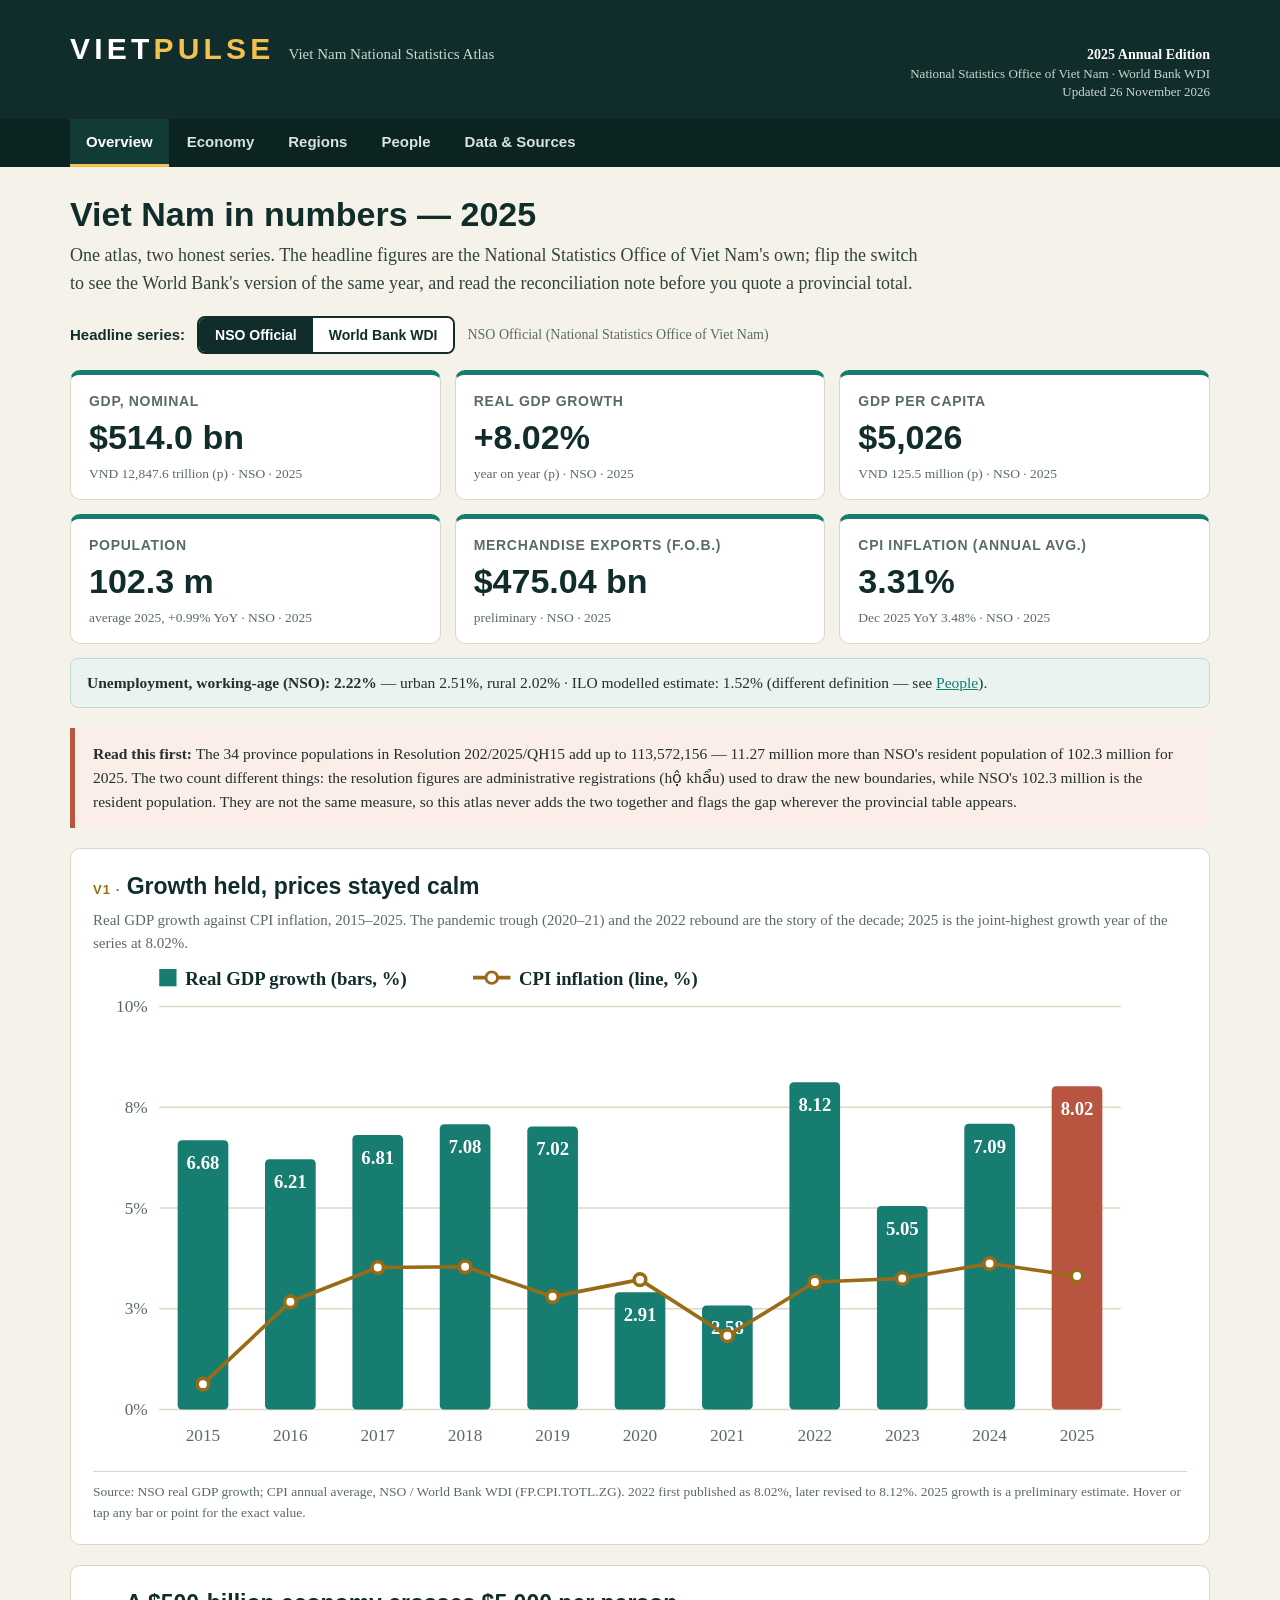
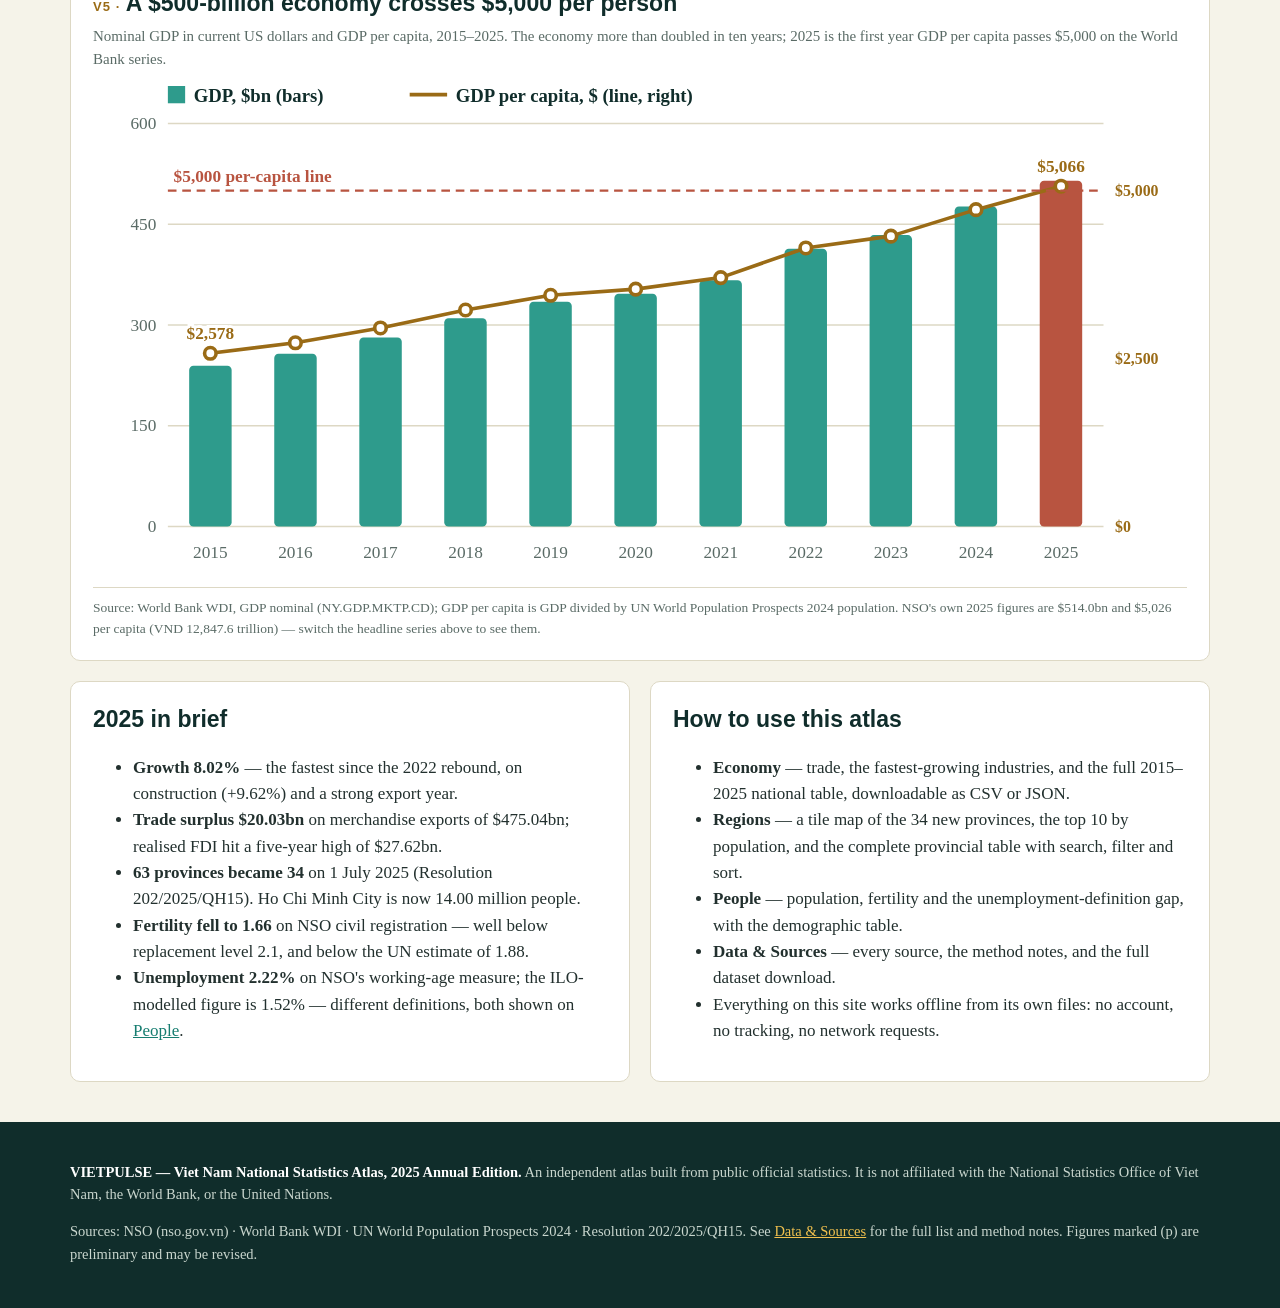
<file: app/index.html>
<!DOCTYPE html>
<html lang="en">
<head>
<meta charset="utf-8">
<meta name="viewport" content="width=device-width, initial-scale=1">
<link rel="icon" href="data:,">
<title>VIETPULSE — Viet Nam National Statistics Atlas, 2025 Annual Edition</title>
<meta name="description" content="Viet Nam's official statistics for 2025: GDP, growth, prices, trade, population and the new 34 provinces — from the National Statistics Office of Viet Nam and the World Bank.">
<link rel="stylesheet" href="./style.css">
</head>
<body data-page="index">
<header class="masthead">
  <div class="masthead-inner">
    <div class="brand">
      <span class="brand-mark">VIET<em>PULSE</em></span>
      <span class="brand-sub">Viet Nam National Statistics Atlas</span>
      <span class="edition"><strong>2025 Annual Edition</strong><br>National Statistics Office of Viet Nam · World Bank WDI<br>Updated 26 November 2026</span>
    </div>
  </div>
  <nav class="main" aria-label="Main navigation">
    <ul>
      <li><a href="./index.html" aria-current="page">Overview</a></li>
      <li><a href="./economy.html">Economy</a></li>
      <li><a href="./regions.html">Regions</a></li>
      <li><a href="./people.html">People</a></li>
      <li><a href="./sources.html">Data &amp; Sources</a></li>
    </ul>
  </nav>
</header>

<main class="wrap">
  <div class="page-head">
    <h1>Viet Nam in numbers — 2025</h1>
    <p class="lede">One atlas, two honest series. The headline figures are the National Statistics Office of Viet Nam's own; flip the switch to see the World Bank's version of the same year, and read the reconciliation note before you quote a provincial total.</p>
  </div>

  <div class="toggle-row" role="group" aria-label="Choose the headline data series">
    <span class="lbl">Headline series:</span>
    <span class="seg">
      <button type="button" data-source="nso" aria-pressed="true" class="active">NSO Official</button>
      <button type="button" data-source="wb" aria-pressed="false">World Bank WDI</button>
    </span>
    <span id="source-label">NSO Official (National Statistics Office of Viet Nam)</span>
  </div>

  <div class="kpi-grid" id="kpi-grid" aria-live="polite"></div>
  <p class="unemp-strip" id="unemp-strip"></p>

  <div class="callout" role="note"><p id="recon-note"></p></div>

  <section class="card" aria-labelledby="v1-title">
    <h2 id="v1-title"><span class="vtag">V1 ·</span> Growth held, prices stayed calm</h2>
    <p class="sub">Real GDP growth against CPI inflation, 2015–2025. The pandemic trough (2020–21) and the 2022 rebound are the story of the decade; 2025 is the joint-highest growth year of the series at 8.02%.</p>
    <div id="chart-v1"></div>
    <p class="src-line">Source: NSO real GDP growth; CPI annual average, NSO / World Bank WDI (FP.CPI.TOTL.ZG). 2022 first published as 8.02%, later revised to 8.12%. 2025 growth is a preliminary estimate. Hover or tap any bar or point for the exact value.</p>
  </section>

  <section class="card" aria-labelledby="v5-title">
    <h2 id="v5-title"><span class="vtag">V5 ·</span> A $500-billion economy crosses $5,000 per person</h2>
    <p class="sub">Nominal GDP in current US dollars and GDP per capita, 2015–2025. The economy more than doubled in ten years; 2025 is the first year GDP per capita passes $5,000 on the World Bank series.</p>
    <div id="chart-v5"></div>
    <p class="src-line">Source: World Bank WDI, GDP nominal (NY.GDP.MKTP.CD); GDP per capita is GDP divided by UN World Population Prospects 2024 population. NSO's own 2025 figures are $514.0bn and $5,026 per capita (VND 12,847.6 trillion) — switch the headline series above to see them.</p>
  </section>

  <div class="two-col">
    <section class="card" aria-labelledby="brief-title">
      <h2 id="brief-title">2025 in brief</h2>
      <ul>
        <li><strong>Growth 8.02%</strong> — the fastest since the 2022 rebound, on construction (+9.62%) and a strong export year.</li>
        <li><strong>Trade surplus $20.03bn</strong> on merchandise exports of $475.04bn; realised FDI hit a five-year high of $27.62bn.</li>
        <li><strong>63 provinces became 34</strong> on 1 July 2025 (Resolution 202/2025/QH15). Ho Chi Minh City is now 14.00 million people.</li>
        <li><strong>Fertility fell to 1.66</strong> on NSO civil registration — well below replacement level 2.1, and below the UN estimate of 1.88.</li>
        <li><strong>Unemployment 2.22%</strong> on NSO's working-age measure; the ILO-modelled figure is 1.52% — different definitions, both shown on <a href="./people.html">People</a>.</li>
      </ul>
    </section>
    <section class="card" aria-labelledby="howto-title">
      <h2 id="howto-title">How to use this atlas</h2>
      <ul>
        <li><strong>Economy</strong> — trade, the fastest-growing industries, and the full 2015–2025 national table, downloadable as CSV or JSON.</li>
        <li><strong>Regions</strong> — a tile map of the 34 new provinces, the top 10 by population, and the complete provincial table with search, filter and sort.</li>
        <li><strong>People</strong> — population, fertility and the unemployment-definition gap, with the demographic table.</li>
        <li><strong>Data &amp; Sources</strong> — every source, the method notes, and the full dataset download.</li>
        <li>Everything on this site works offline from its own files: no account, no tracking, no network requests.</li>
      </ul>
    </section>
  </div>
</main>

<footer class="site">
  <div class="wrap">
    <p><strong>VIETPULSE — Viet Nam National Statistics Atlas, 2025 Annual Edition.</strong> An independent atlas built from public official statistics. It is not affiliated with the National Statistics Office of Viet Nam, the World Bank, or the United Nations.</p>
    <p>Sources: NSO (nso.gov.vn) · World Bank WDI · UN World Population Prospects 2024 · Resolution 202/2025/QH15. See <a href="./sources.html">Data &amp; Sources</a> for the full list and method notes. Figures marked (p) are preliminary and may be revised.</p>
  </div>
</footer>

<script src="./data.js"></script>
<script src="./charts.js"></script>
<script src="./app.js"></script>
</body>
</html>
</file>
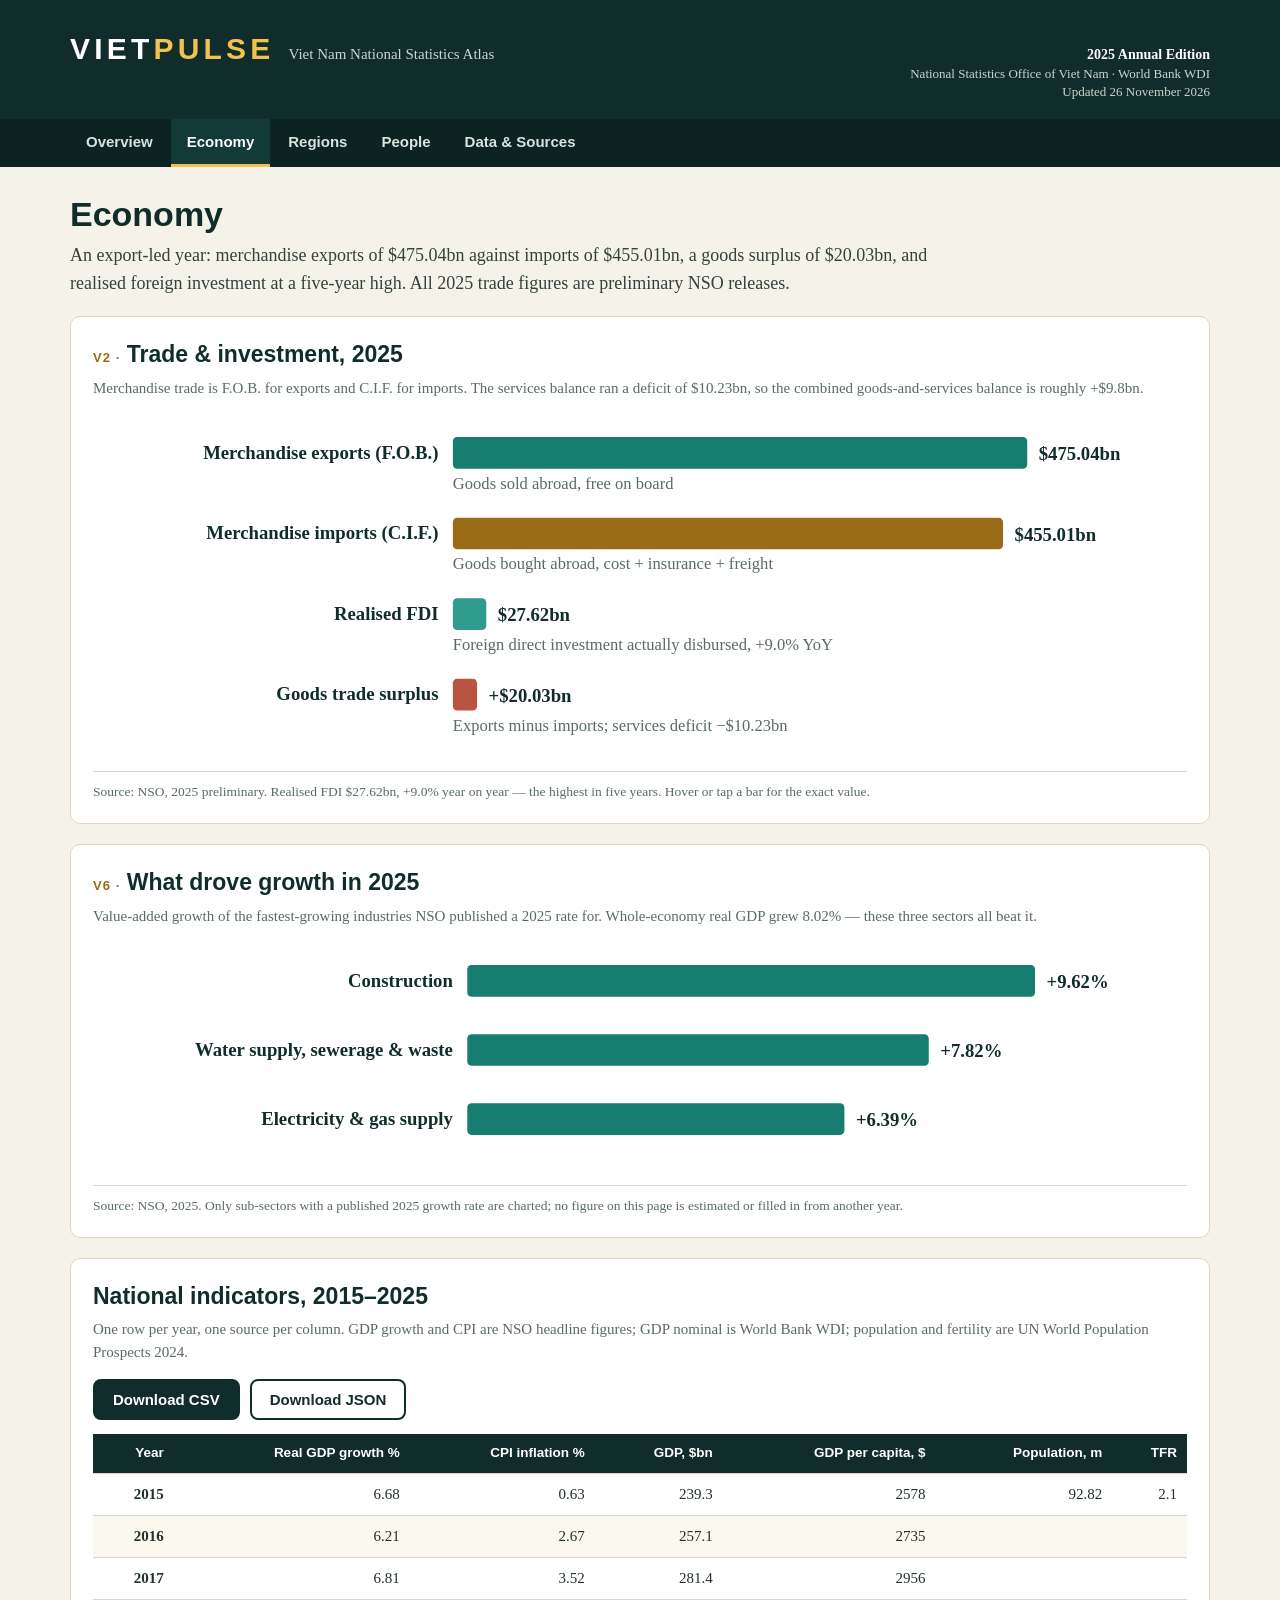
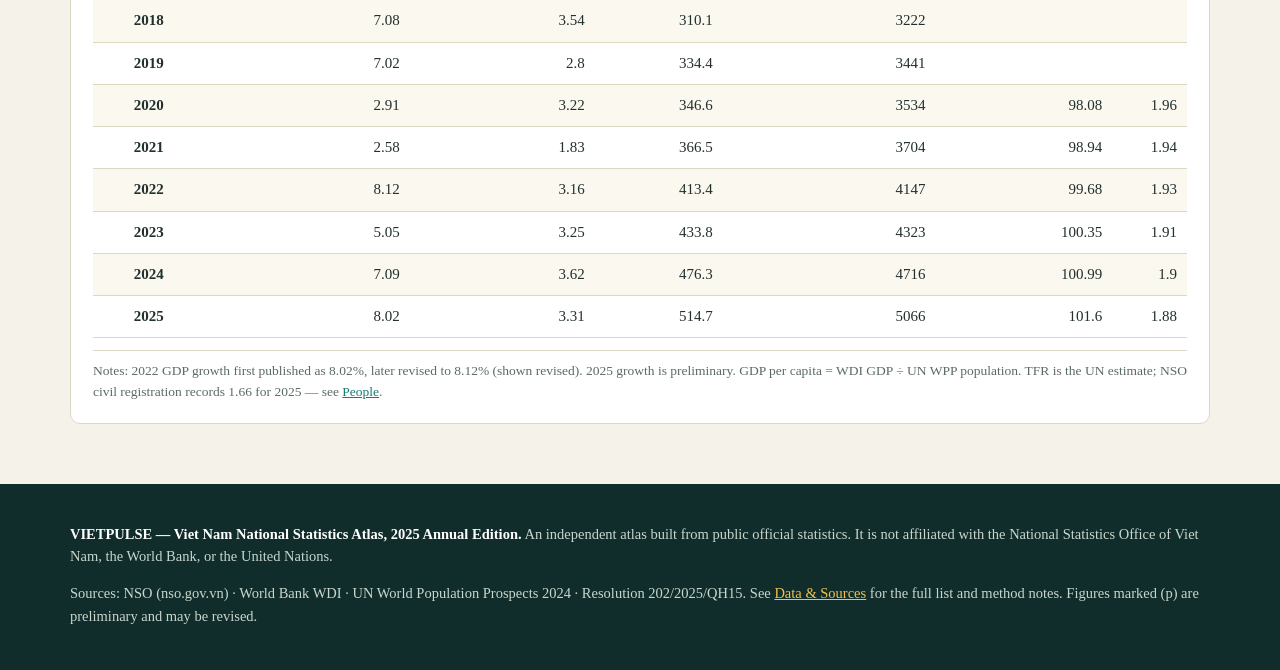
<file: app/economy.html>
<!DOCTYPE html>
<html lang="en">
<head>
<meta charset="utf-8">
<meta name="viewport" content="width=device-width, initial-scale=1">
<link rel="icon" href="data:,">
<title>Economy — VIETPULSE · Viet Nam National Statistics Atlas 2025</title>
<meta name="description" content="Viet Nam's economy in 2025: merchandise trade, realised FDI, the fastest-growing industries, and the national indicators table 2015–2025.">
<link rel="stylesheet" href="./style.css">
</head>
<body data-page="economy">
<header class="masthead">
  <div class="masthead-inner">
    <div class="brand">
      <span class="brand-mark">VIET<em>PULSE</em></span>
      <span class="brand-sub">Viet Nam National Statistics Atlas</span>
      <span class="edition"><strong>2025 Annual Edition</strong><br>National Statistics Office of Viet Nam · World Bank WDI<br>Updated 26 November 2026</span>
    </div>
  </div>
  <nav class="main" aria-label="Main navigation">
    <ul>
      <li><a href="./index.html">Overview</a></li>
      <li><a href="./economy.html" aria-current="page">Economy</a></li>
      <li><a href="./regions.html">Regions</a></li>
      <li><a href="./people.html">People</a></li>
      <li><a href="./sources.html">Data &amp; Sources</a></li>
    </ul>
  </nav>
</header>

<main class="wrap">
  <div class="page-head">
    <h1>Economy</h1>
    <p class="lede">An export-led year: merchandise exports of $475.04bn against imports of $455.01bn, a goods surplus of $20.03bn, and realised foreign investment at a five-year high. All 2025 trade figures are preliminary NSO releases.</p>
  </div>

  <section class="card" aria-labelledby="v2-title">
    <h2 id="v2-title"><span class="vtag">V2 ·</span> Trade &amp; investment, 2025</h2>
    <p class="sub">Merchandise trade is F.O.B. for exports and C.I.F. for imports. The services balance ran a deficit of $10.23bn, so the combined goods-and-services balance is roughly +$9.8bn.</p>
    <div id="chart-v2"></div>
    <p class="src-line">Source: NSO, 2025 preliminary. Realised FDI $27.62bn, +9.0% year on year — the highest in five years. Hover or tap a bar for the exact value.</p>
  </section>

  <section class="card" aria-labelledby="v6-title">
    <h2 id="v6-title"><span class="vtag">V6 ·</span> What drove growth in 2025</h2>
    <p class="sub">Value-added growth of the fastest-growing industries NSO published a 2025 rate for. Whole-economy real GDP grew 8.02% — these three sectors all beat it.</p>
    <div id="chart-v6"></div>
    <p class="src-line">Source: NSO, 2025. Only sub-sectors with a published 2025 growth rate are charted; no figure on this page is estimated or filled in from another year.</p>
  </section>

  <section class="card" aria-labelledby="nat-title">
    <h2 id="nat-title">National indicators, 2015–2025</h2>
    <p class="sub">One row per year, one source per column. GDP growth and CPI are NSO headline figures; GDP nominal is World Bank WDI; population and fertility are UN World Population Prospects 2024.</p>
    <div class="btn-row">
      <button type="button" class="btn" data-export="national-csv">Download CSV</button>
      <button type="button" class="btn ghost" data-export="national-json">Download JSON</button>
    </div>
    <div class="table-scroll" style="margin-top:14px">
      <table class="data">
        <thead><tr><th class="r">Year</th><th class="r">Real GDP growth %</th><th class="r">CPI inflation %</th><th class="r">GDP, $bn</th><th class="r">GDP per capita, $</th><th class="r">Population, m</th><th class="r">TFR</th></tr></thead>
        <tbody id="national-rows"></tbody>
      </table>
    </div>
    <p class="src-line">Notes: 2022 GDP growth first published as 8.02%, later revised to 8.12% (shown revised). 2025 growth is preliminary. GDP per capita = WDI GDP ÷ UN WPP population. TFR is the UN estimate; NSO civil registration records 1.66 for 2025 — see <a href="./people.html">People</a>.</p>
  </section>
</main>

<footer class="site">
  <div class="wrap">
    <p><strong>VIETPULSE — Viet Nam National Statistics Atlas, 2025 Annual Edition.</strong> An independent atlas built from public official statistics. It is not affiliated with the National Statistics Office of Viet Nam, the World Bank, or the United Nations.</p>
    <p>Sources: NSO (nso.gov.vn) · World Bank WDI · UN World Population Prospects 2024 · Resolution 202/2025/QH15. See <a href="./sources.html">Data &amp; Sources</a> for the full list and method notes. Figures marked (p) are preliminary and may be revised.</p>
  </div>
</footer>

<script src="./data.js"></script>
<script src="./charts.js"></script>
<script src="./app.js"></script>
</body>
</html>
</file>
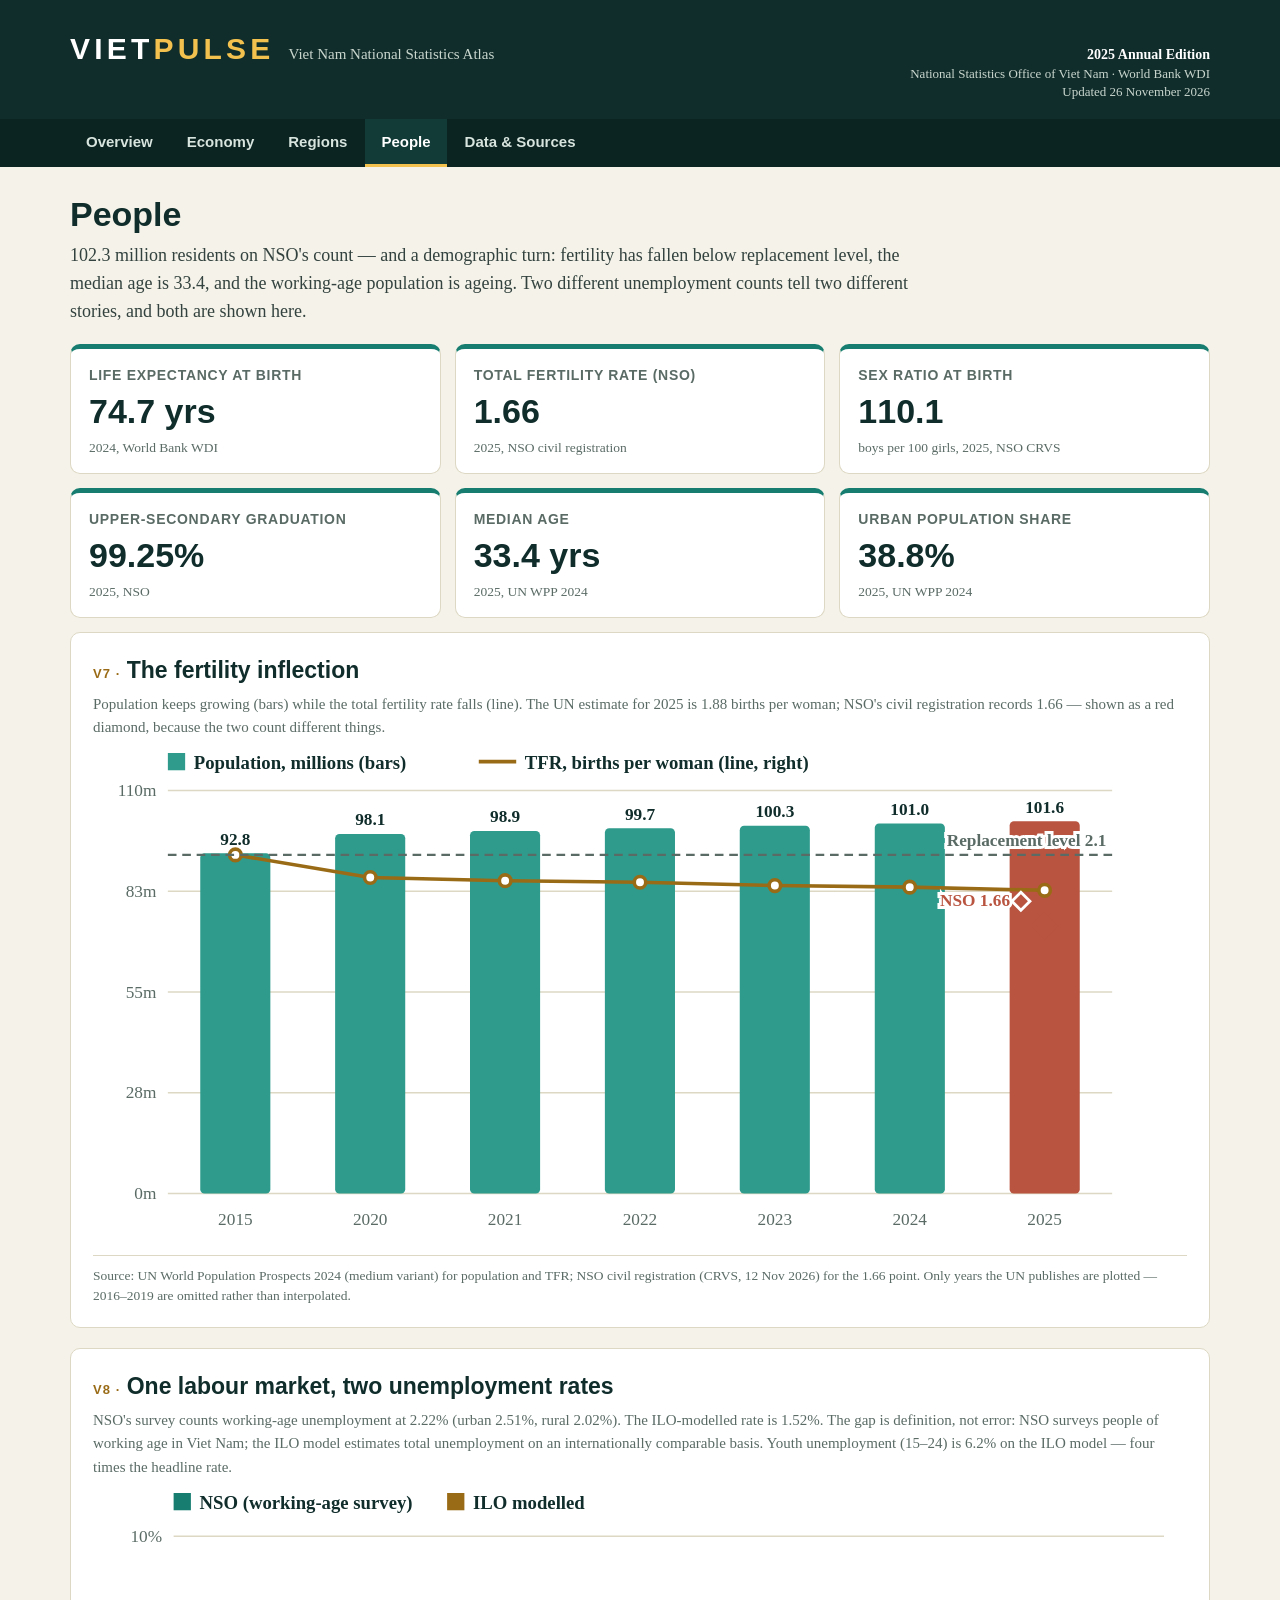
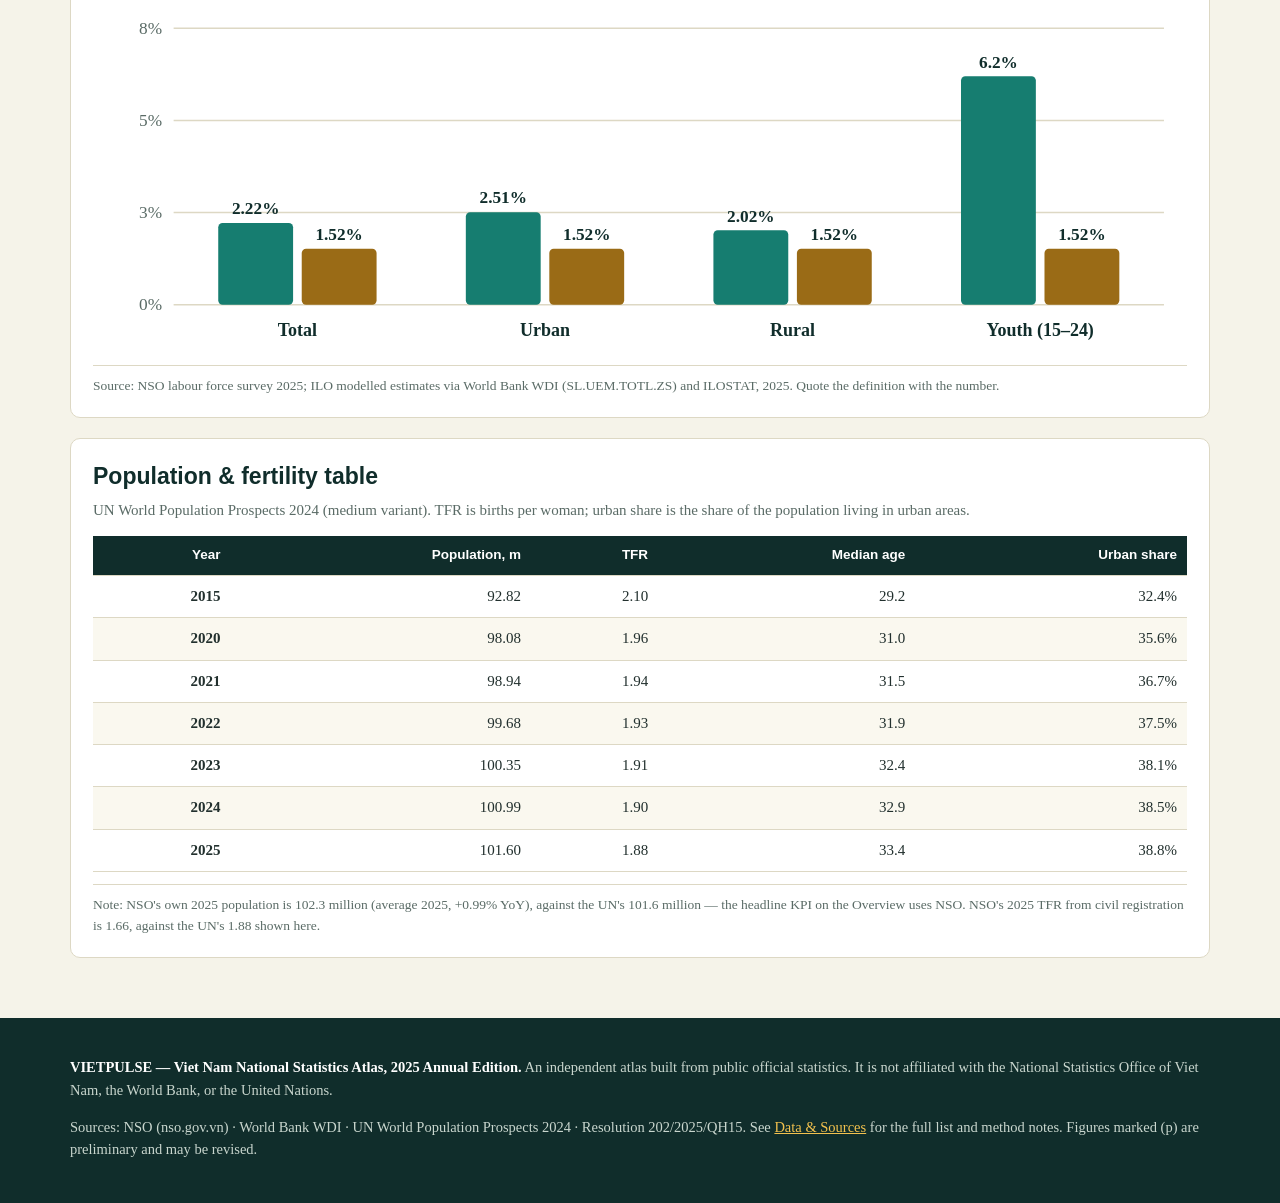
<file: app/people.html>
<!DOCTYPE html>
<html lang="en">
<head>
<meta charset="utf-8">
<meta name="viewport" content="width=device-width, initial-scale=1">
<link rel="icon" href="data:,">
<title>People — VIETPULSE · Viet Nam National Statistics Atlas 2025</title>
<meta name="description" content="Viet Nam's people in 2025: population, fertility below replacement, and the unemployment gap between the NSO survey and the ILO model.">
<link rel="stylesheet" href="./style.css">
</head>
<body data-page="people">
<header class="masthead">
  <div class="masthead-inner">
    <div class="brand">
      <span class="brand-mark">VIET<em>PULSE</em></span>
      <span class="brand-sub">Viet Nam National Statistics Atlas</span>
      <span class="edition"><strong>2025 Annual Edition</strong><br>National Statistics Office of Viet Nam · World Bank WDI<br>Updated 26 November 2026</span>
    </div>
  </div>
  <nav class="main" aria-label="Main navigation">
    <ul>
      <li><a href="./index.html">Overview</a></li>
      <li><a href="./economy.html">Economy</a></li>
      <li><a href="./regions.html">Regions</a></li>
      <li><a href="./people.html" aria-current="page">People</a></li>
      <li><a href="./sources.html">Data &amp; Sources</a></li>
    </ul>
  </nav>
</header>

<main class="wrap">
  <div class="page-head">
    <h1>People</h1>
    <p class="lede">102.3 million residents on NSO's count — and a demographic turn: fertility has fallen below replacement level, the median age is 33.4, and the working-age population is ageing. Two different unemployment counts tell two different stories, and both are shown here.</p>
  </div>

  <div class="kpi-grid" id="people-tiles" aria-live="polite"></div>

  <section class="card" aria-labelledby="v7-title">
    <h2 id="v7-title"><span class="vtag">V7 ·</span> The fertility inflection</h2>
    <p class="sub">Population keeps growing (bars) while the total fertility rate falls (line). The UN estimate for 2025 is 1.88 births per woman; NSO's civil registration records 1.66 — shown as a red diamond, because the two count different things.</p>
    <div id="chart-v7"></div>
    <p class="src-line">Source: UN World Population Prospects 2024 (medium variant) for population and TFR; NSO civil registration (CRVS, 12 Nov 2026) for the 1.66 point. Only years the UN publishes are plotted — 2016–2019 are omitted rather than interpolated.</p>
  </section>

  <section class="card" aria-labelledby="v8-title">
    <h2 id="v8-title"><span class="vtag">V8 ·</span> One labour market, two unemployment rates</h2>
    <p class="sub">NSO's survey counts working-age unemployment at 2.22% (urban 2.51%, rural 2.02%). The ILO-modelled rate is 1.52%. The gap is definition, not error: NSO surveys people of working age in Viet Nam; the ILO model estimates total unemployment on an internationally comparable basis. Youth unemployment (15–24) is 6.2% on the ILO model — four times the headline rate.</p>
    <div id="chart-v8"></div>
    <p class="src-line">Source: NSO labour force survey 2025; ILO modelled estimates via World Bank WDI (SL.UEM.TOTL.ZS) and ILOSTAT, 2025. Quote the definition with the number.</p>
  </section>

  <section class="card" aria-labelledby="pop-title">
    <h2 id="pop-title">Population &amp; fertility table</h2>
    <p class="sub">UN World Population Prospects 2024 (medium variant). TFR is births per woman; urban share is the share of the population living in urban areas.</p>
    <div class="table-scroll">
      <table class="data">
        <thead><tr><th class="r">Year</th><th class="r">Population, m</th><th class="r">TFR</th><th class="r">Median age</th><th class="r">Urban share</th></tr></thead>
        <tbody id="pop-rows"></tbody>
      </table>
    </div>
    <p class="src-line">Note: NSO's own 2025 population is 102.3 million (average 2025, +0.99% YoY), against the UN's 101.6 million — the headline KPI on the Overview uses NSO. NSO's 2025 TFR from civil registration is 1.66, against the UN's 1.88 shown here.</p>
  </section>
</main>

<footer class="site">
  <div class="wrap">
    <p><strong>VIETPULSE — Viet Nam National Statistics Atlas, 2025 Annual Edition.</strong> An independent atlas built from public official statistics. It is not affiliated with the National Statistics Office of Viet Nam, the World Bank, or the United Nations.</p>
    <p>Sources: NSO (nso.gov.vn) · World Bank WDI · UN World Population Prospects 2024 · Resolution 202/2025/QH15. See <a href="./sources.html">Data &amp; Sources</a> for the full list and method notes. Figures marked (p) are preliminary and may be revised.</p>
  </div>
</footer>

<script src="./data.js"></script>
<script src="./charts.js"></script>
<script src="./app.js"></script>
</body>
</html>
</file>
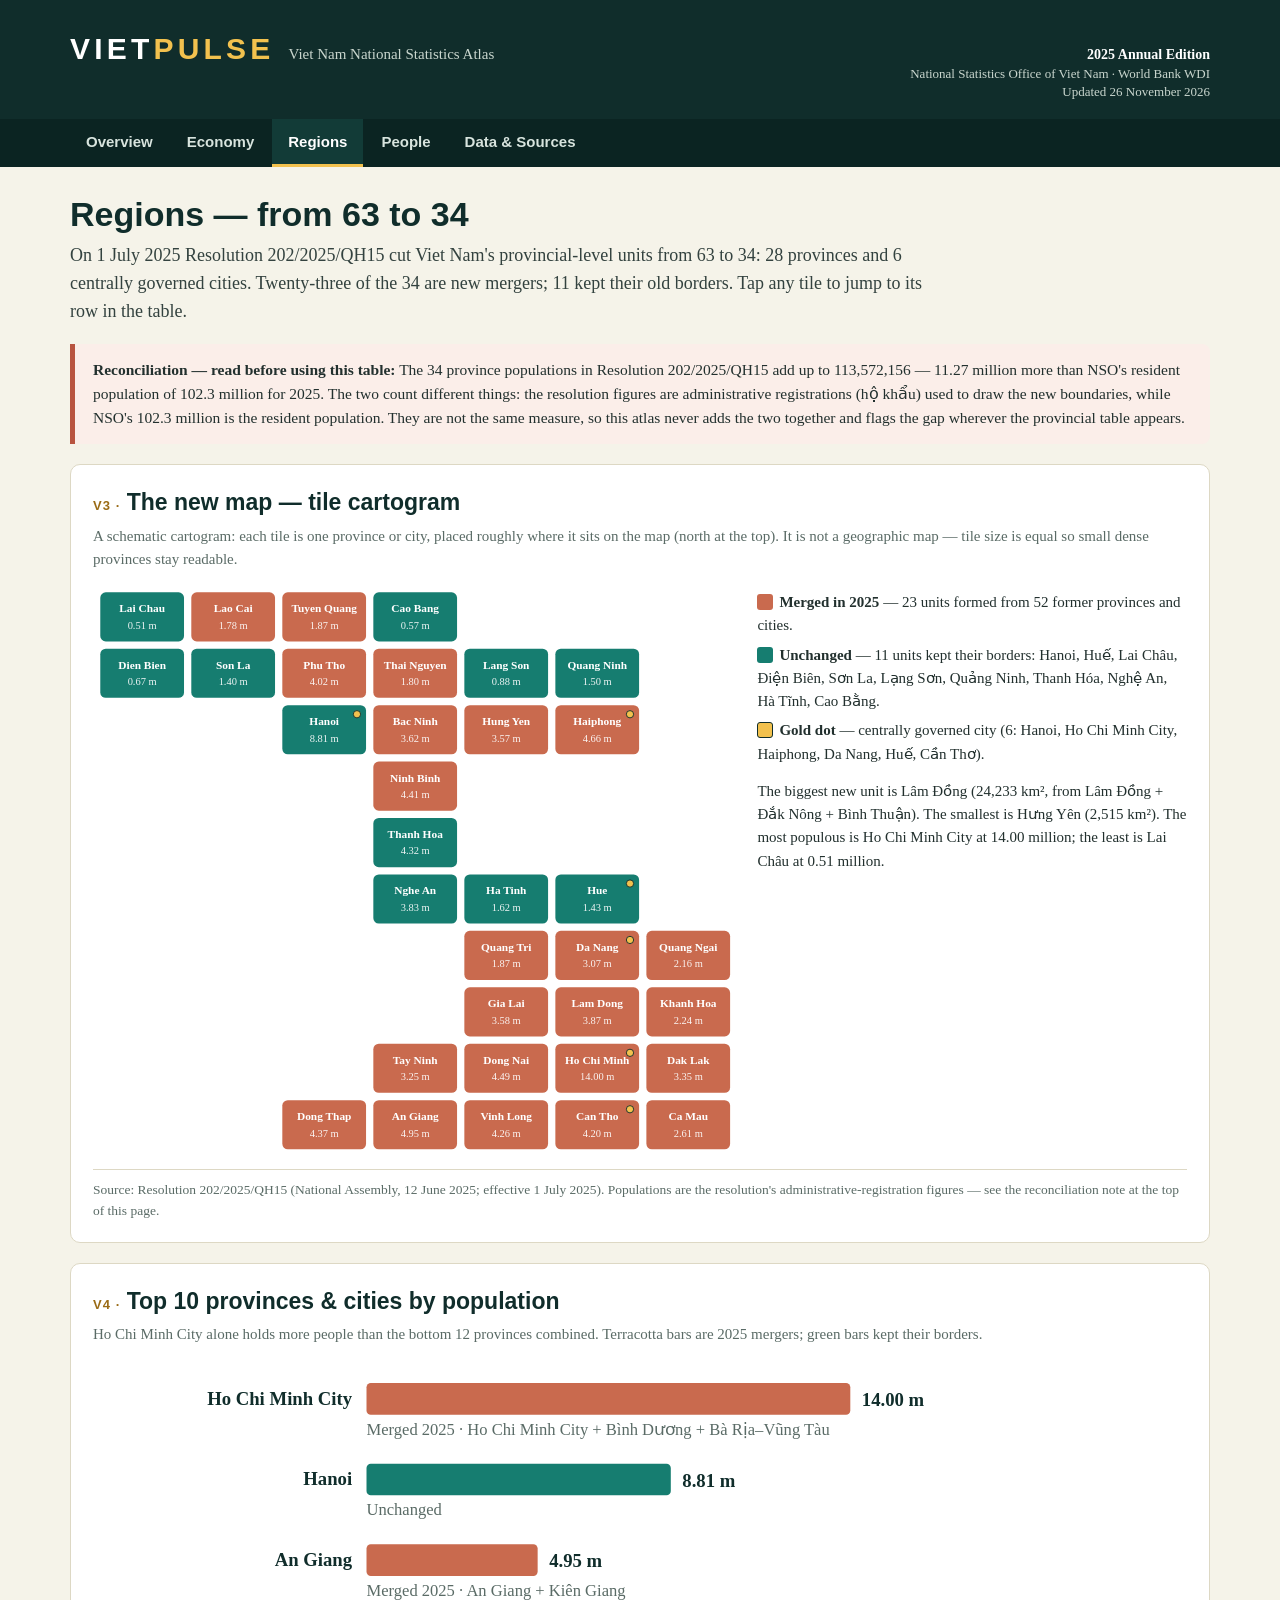
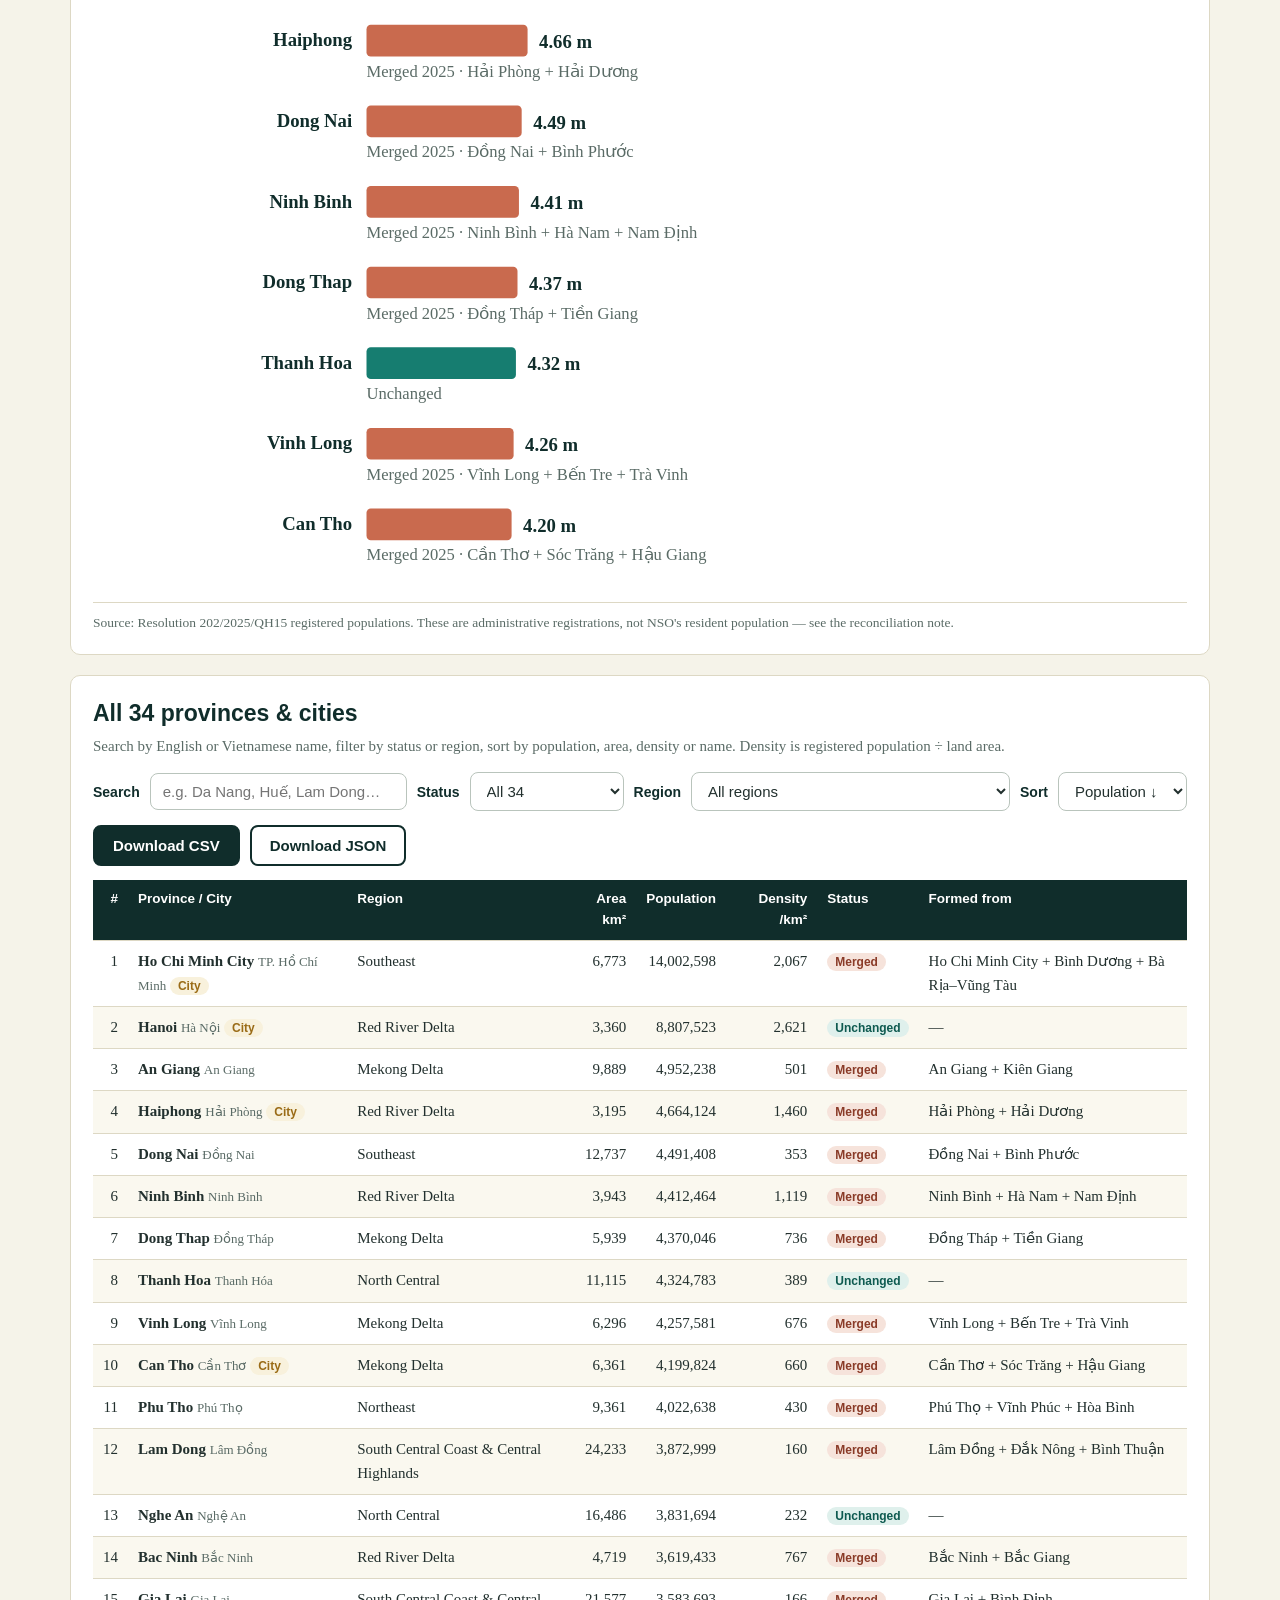
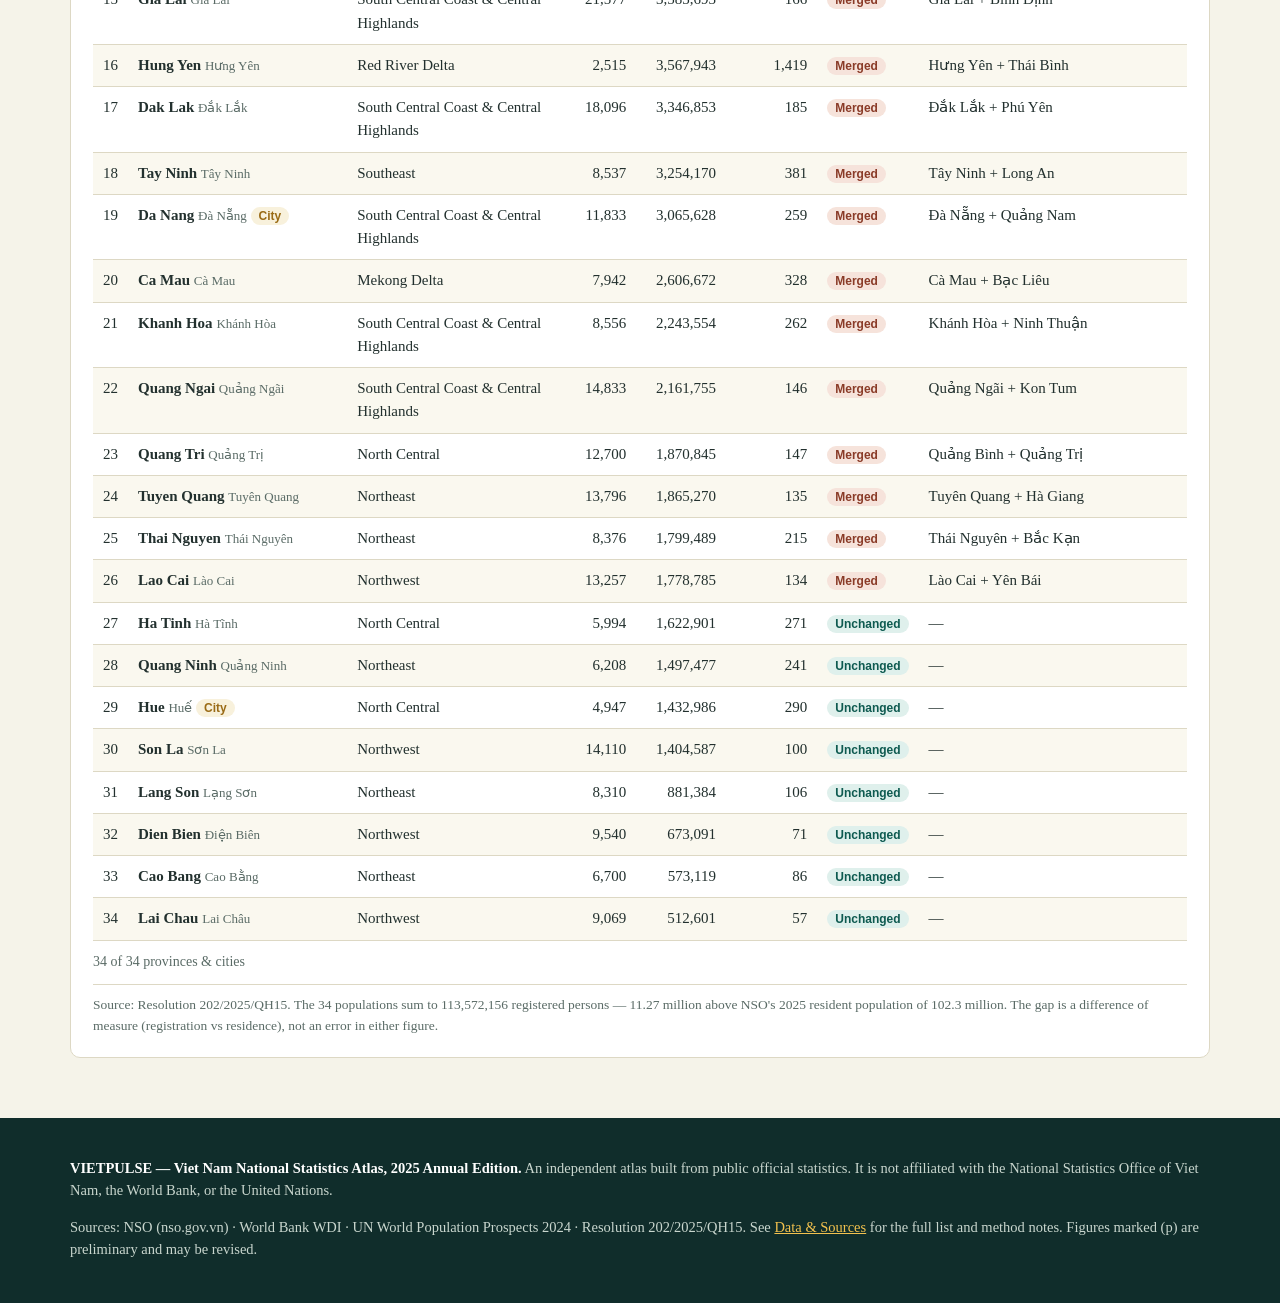
<file: app/regions.html>
<!DOCTYPE html>
<html lang="en">
<head>
<meta charset="utf-8">
<meta name="viewport" content="width=device-width, initial-scale=1">
<link rel="icon" href="data:,">
<title>Regions — VIETPULSE · Viet Nam National Statistics Atlas 2025</title>
<meta name="description" content="Viet Nam's 34 provinces and cities after the 2025 reorganisation: a tile map, the top 10 by population, and the full provincial table.">
<link rel="stylesheet" href="./style.css">
</head>
<body data-page="regions">
<header class="masthead">
  <div class="masthead-inner">
    <div class="brand">
      <span class="brand-mark">VIET<em>PULSE</em></span>
      <span class="brand-sub">Viet Nam National Statistics Atlas</span>
      <span class="edition"><strong>2025 Annual Edition</strong><br>National Statistics Office of Viet Nam · World Bank WDI<br>Updated 26 November 2026</span>
    </div>
  </div>
  <nav class="main" aria-label="Main navigation">
    <ul>
      <li><a href="./index.html">Overview</a></li>
      <li><a href="./economy.html">Economy</a></li>
      <li><a href="./regions.html" aria-current="page">Regions</a></li>
      <li><a href="./people.html">People</a></li>
      <li><a href="./sources.html">Data &amp; Sources</a></li>
    </ul>
  </nav>
</header>

<main class="wrap">
  <div class="page-head">
    <h1>Regions — from 63 to 34</h1>
    <p class="lede">On 1 July 2025 Resolution 202/2025/QH15 cut Viet Nam's provincial-level units from 63 to 34: 28 provinces and 6 centrally governed cities. Twenty-three of the 34 are new mergers; 11 kept their old borders. Tap any tile to jump to its row in the table.</p>
  </div>

  <div class="callout" role="note"><p id="recon-banner"></p></div>

  <section class="card" aria-labelledby="v3-title">
    <h2 id="v3-title"><span class="vtag">V3 ·</span> The new map — tile cartogram</h2>
    <p class="sub">A schematic cartogram: each tile is one province or city, placed roughly where it sits on the map (north at the top). It is not a geographic map — tile size is equal so small dense provinces stay readable.</p>
    <div class="map-wrap">
      <div id="map-holder"></div>
      <div class="map-legend">
        <ul style="list-style:none;padding:0;margin:0">
          <li><span class="sw" style="background:#C96A4E"></span><strong>Merged in 2025</strong> — 23 units formed from 52 former provinces and cities.</li>
          <li><span class="sw" style="background:#167D70"></span><strong>Unchanged</strong> — 11 units kept their borders: Hanoi, Huế, Lai Châu, Điện Biên, Sơn La, Lạng Sơn, Quảng Ninh, Thanh Hóa, Nghệ An, Hà Tĩnh, Cao Bằng.</li>
          <li><span class="sw" style="background:#F2C14E;border:1px solid #102D2B"></span><strong>Gold dot</strong> — centrally governed city (6: Hanoi, Ho Chi Minh City, Haiphong, Da Nang, Huế, Cần Thơ).</li>
        </ul>
        <p style="margin-top:14px">The biggest new unit is Lâm Đồng (24,233 km², from Lâm Đồng + Đắk Nông + Bình Thuận). The smallest is Hưng Yên (2,515 km²). The most populous is Ho Chi Minh City at 14.00 million; the least is Lai Châu at 0.51 million.</p>
      </div>
    </div>
    <p class="src-line">Source: Resolution 202/2025/QH15 (National Assembly, 12 June 2025; effective 1 July 2025). Populations are the resolution's administrative-registration figures — see the reconciliation note at the top of this page.</p>
  </section>

  <section class="card" aria-labelledby="v4-title">
    <h2 id="v4-title"><span class="vtag">V4 ·</span> Top 10 provinces &amp; cities by population</h2>
    <p class="sub">Ho Chi Minh City alone holds more people than the bottom 12 provinces combined. Terracotta bars are 2025 mergers; green bars kept their borders.</p>
    <div id="chart-v4"></div>
    <p class="src-line">Source: Resolution 202/2025/QH15 registered populations. These are administrative registrations, not NSO's resident population — see the reconciliation note.</p>
  </section>

  <section class="card" aria-labelledby="prov-title">
    <h2 id="prov-title">All 34 provinces &amp; cities</h2>
    <p class="sub">Search by English or Vietnamese name, filter by status or region, sort by population, area, density or name. Density is registered population ÷ land area.</p>
    <div class="table-tools">
      <label for="prov-search">Search</label>
      <input type="search" id="prov-search" placeholder="e.g. Da Nang, Huế, Lam Dong…" aria-label="Search provinces">
      <label for="prov-status">Status</label>
      <select id="prov-status">
        <option value="all">All 34</option>
        <option value="merged">Merged (23)</option>
        <option value="unchanged">Unchanged (11)</option>
      </select>
      <label for="prov-region">Region</label>
      <select id="prov-region">
        <option value="all">All regions</option>
        <option>Northwest</option>
        <option>Northeast</option>
        <option>Red River Delta</option>
        <option>North Central</option>
        <option>South Central Coast &amp; Central Highlands</option>
        <option>Southeast</option>
        <option>Mekong Delta</option>
      </select>
      <label for="prov-sort">Sort</label>
      <select id="prov-sort">
        <option value="pop-desc">Population ↓</option>
        <option value="pop-asc">Population ↑</option>
        <option value="area-desc">Area ↓</option>
        <option value="density-desc">Density ↓</option>
        <option value="name-asc">Name A–Z</option>
      </select>
    </div>
    <div class="btn-row">
      <button type="button" class="btn" data-export="provinces-csv">Download CSV</button>
      <button type="button" class="btn ghost" data-export="provinces-json">Download JSON</button>
    </div>
    <div class="table-scroll" style="margin-top:14px">
      <table class="data">
        <thead><tr><th class="r">#</th><th>Province / City</th><th>Region</th><th class="r">Area km²</th><th class="r">Population</th><th class="r">Density /km²</th><th>Status</th><th>Formed from</th></tr></thead>
        <tbody id="province-rows"></tbody>
      </table>
    </div>
    <p id="prov-count"></p>
    <p class="src-line">Source: Resolution 202/2025/QH15. The 34 populations sum to 113,572,156 registered persons — 11.27 million above NSO's 2025 resident population of 102.3 million. The gap is a difference of measure (registration vs residence), not an error in either figure.</p>
  </section>
</main>

<footer class="site">
  <div class="wrap">
    <p><strong>VIETPULSE — Viet Nam National Statistics Atlas, 2025 Annual Edition.</strong> An independent atlas built from public official statistics. It is not affiliated with the National Statistics Office of Viet Nam, the World Bank, or the United Nations.</p>
    <p>Sources: NSO (nso.gov.vn) · World Bank WDI · UN World Population Prospects 2024 · Resolution 202/2025/QH15. See <a href="./sources.html">Data &amp; Sources</a> for the full list and method notes. Figures marked (p) are preliminary and may be revised.</p>
  </div>
</footer>

<script src="./data.js"></script>
<script src="./charts.js"></script>
<script src="./map.js"></script>
<script src="./app.js"></script>
</body>
</html>
</file>
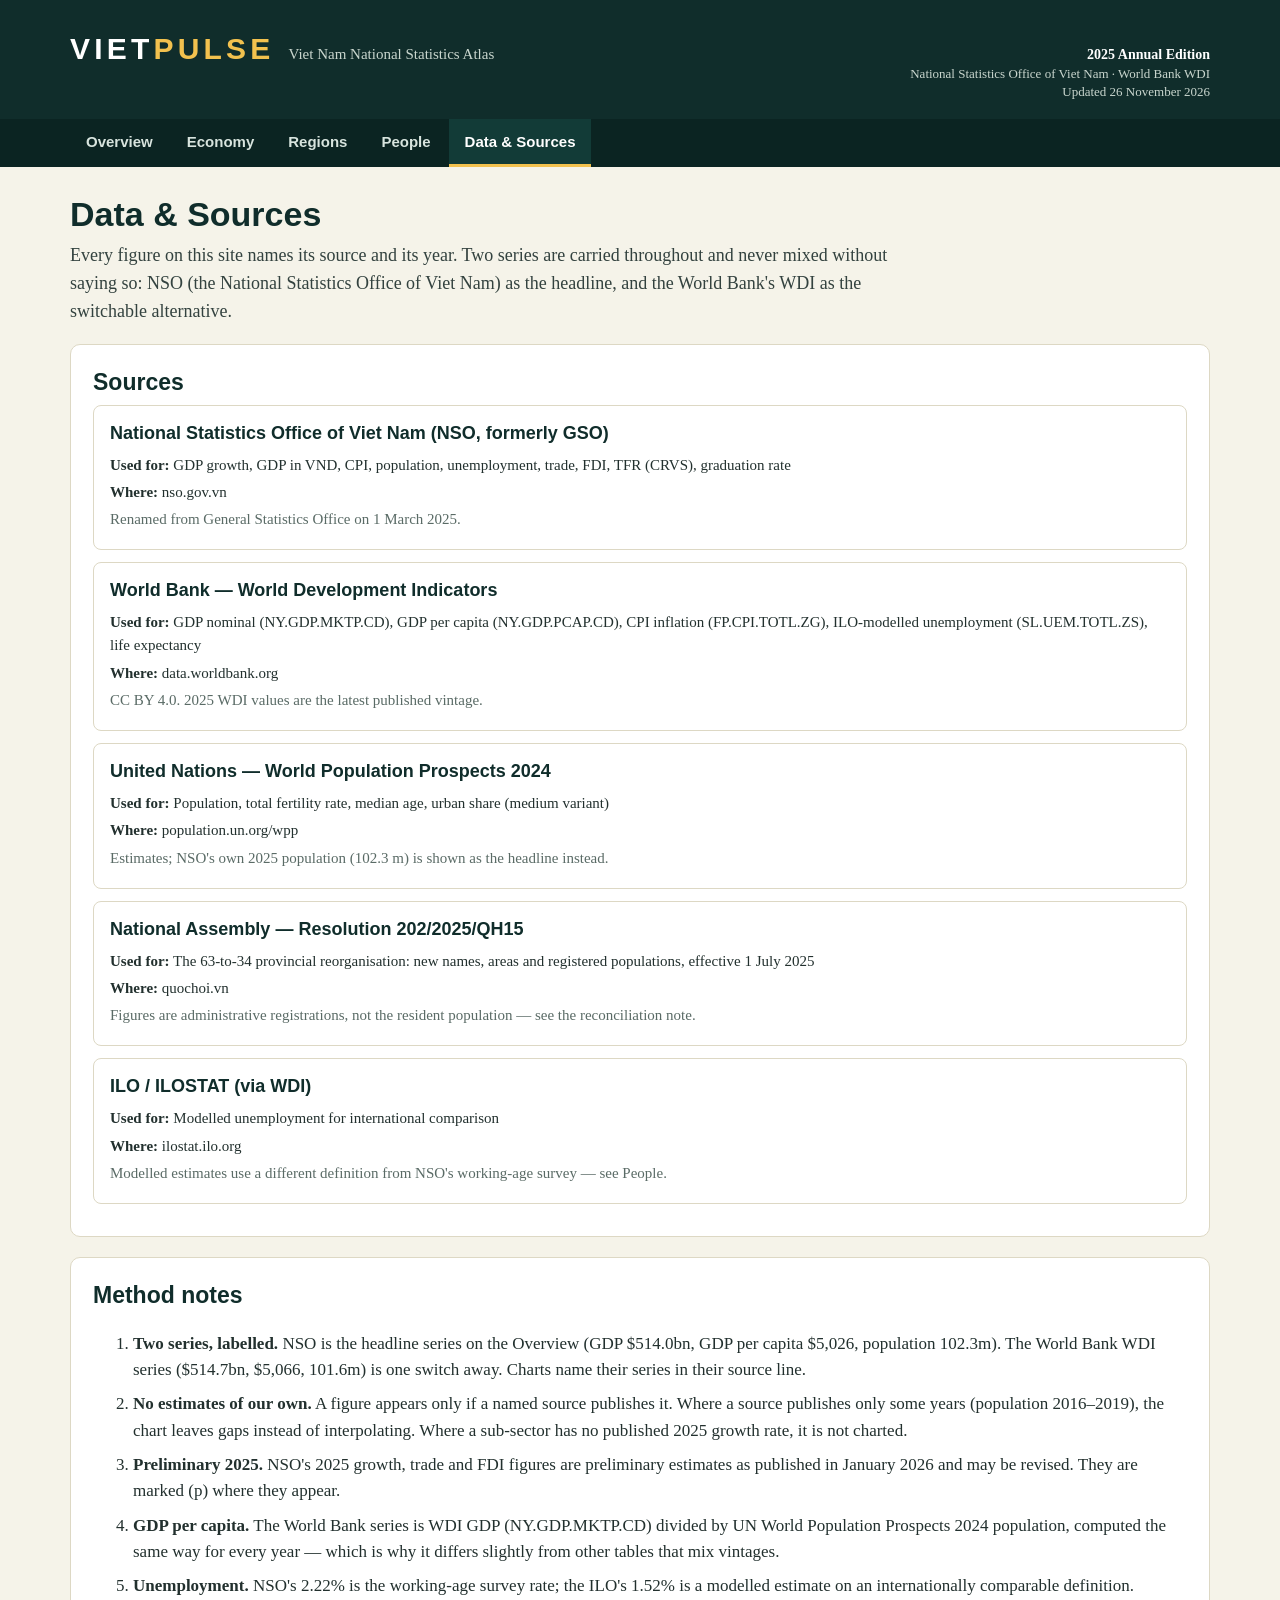
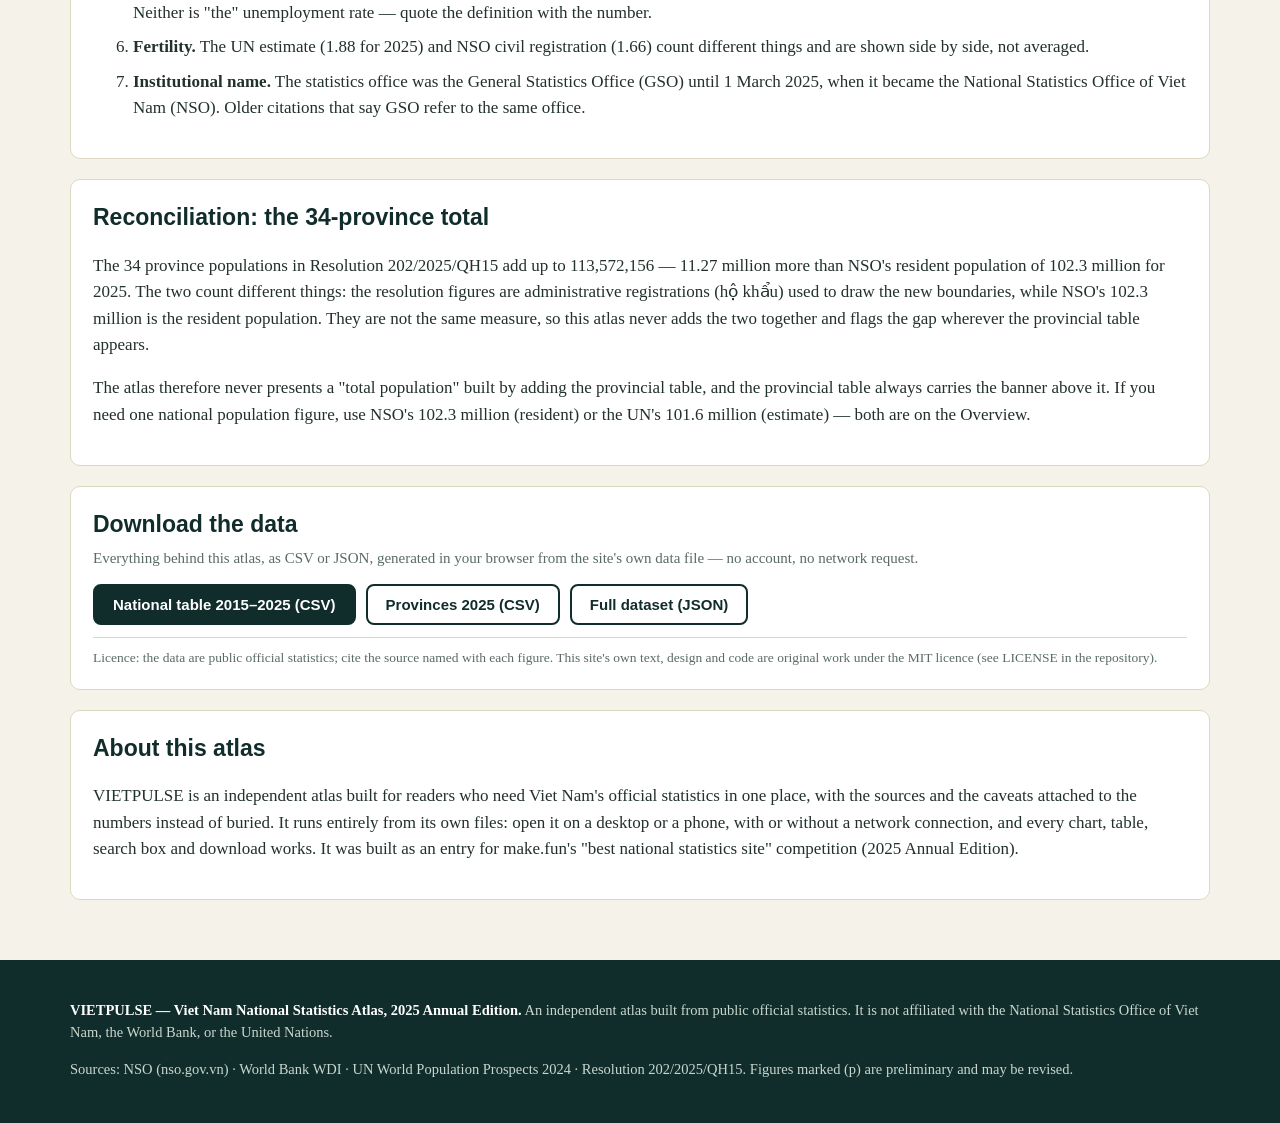
<file: app/sources.html>
<!DOCTYPE html>
<html lang="en">
<head>
<meta charset="utf-8">
<meta name="viewport" content="width=device-width, initial-scale=1">
<link rel="icon" href="data:,">
<title>Data &amp; Sources — VIETPULSE · Viet Nam National Statistics Atlas 2025</title>
<meta name="description" content="Every source behind VIETPULSE, the method notes, the reconciliation of the 34-province total, and the full dataset download.">
<link rel="stylesheet" href="./style.css">
</head>
<body data-page="sources">
<header class="masthead">
  <div class="masthead-inner">
    <div class="brand">
      <span class="brand-mark">VIET<em>PULSE</em></span>
      <span class="brand-sub">Viet Nam National Statistics Atlas</span>
      <span class="edition"><strong>2025 Annual Edition</strong><br>National Statistics Office of Viet Nam · World Bank WDI<br>Updated 26 November 2026</span>
    </div>
  </div>
  <nav class="main" aria-label="Main navigation">
    <ul>
      <li><a href="./index.html">Overview</a></li>
      <li><a href="./economy.html">Economy</a></li>
      <li><a href="./regions.html">Regions</a></li>
      <li><a href="./people.html">People</a></li>
      <li><a href="./sources.html" aria-current="page">Data &amp; Sources</a></li>
    </ul>
  </nav>
</header>

<main class="wrap">
  <div class="page-head">
    <h1>Data &amp; Sources</h1>
    <p class="lede">Every figure on this site names its source and its year. Two series are carried throughout and never mixed without saying so: NSO (the National Statistics Office of Viet Nam) as the headline, and the World Bank's WDI as the switchable alternative.</p>
  </div>

  <section class="card" aria-labelledby="srcs-title">
    <h2 id="srcs-title">Sources</h2>
    <div id="source-list"></div>
  </section>

  <section class="card" aria-labelledby="method-title">
    <h2 id="method-title">Method notes</h2>
    <ol class="method">
      <li><strong>Two series, labelled.</strong> NSO is the headline series on the Overview (GDP $514.0bn, GDP per capita $5,026, population 102.3m). The World Bank WDI series ($514.7bn, $5,066, 101.6m) is one switch away. Charts name their series in their source line.</li>
      <li><strong>No estimates of our own.</strong> A figure appears only if a named source publishes it. Where a source publishes only some years (population 2016–2019), the chart leaves gaps instead of interpolating. Where a sub-sector has no published 2025 growth rate, it is not charted.</li>
      <li><strong>Preliminary 2025.</strong> NSO's 2025 growth, trade and FDI figures are preliminary estimates as published in January 2026 and may be revised. They are marked (p) where they appear.</li>
      <li><strong>GDP per capita.</strong> The World Bank series is WDI GDP (NY.GDP.MKTP.CD) divided by UN World Population Prospects 2024 population, computed the same way for every year — which is why it differs slightly from other tables that mix vintages.</li>
      <li><strong>Unemployment.</strong> NSO's 2.22% is the working-age survey rate; the ILO's 1.52% is a modelled estimate on an internationally comparable definition. Neither is "the" unemployment rate — quote the definition with the number.</li>
      <li><strong>Fertility.</strong> The UN estimate (1.88 for 2025) and NSO civil registration (1.66) count different things and are shown side by side, not averaged.</li>
      <li><strong>Institutional name.</strong> The statistics office was the General Statistics Office (GSO) until 1 March 2025, when it became the National Statistics Office of Viet Nam (NSO). Older citations that say GSO refer to the same office.</li>
    </ol>
  </section>

  <section class="card" aria-labelledby="recon-title">
    <h2 id="recon-title">Reconciliation: the 34-province total</h2>
    <p id="recon-full"></p>
    <p>The atlas therefore never presents a "total population" built by adding the provincial table, and the provincial table always carries the banner above it. If you need one national population figure, use NSO's 102.3 million (resident) or the UN's 101.6 million (estimate) — both are on the Overview.</p>
  </section>

  <section class="card" aria-labelledby="dl-title">
    <h2 id="dl-title">Download the data</h2>
    <p class="sub">Everything behind this atlas, as CSV or JSON, generated in your browser from the site's own data file — no account, no network request.</p>
    <div class="btn-row">
      <button type="button" class="btn" data-export="national-csv">National table 2015–2025 (CSV)</button>
      <button type="button" class="btn ghost" data-export="provinces-csv">Provinces 2025 (CSV)</button>
      <button type="button" class="btn ghost" data-export="all-json">Full dataset (JSON)</button>
    </div>
    <p class="src-line">Licence: the data are public official statistics; cite the source named with each figure. This site's own text, design and code are original work under the MIT licence (see LICENSE in the repository).</p>
  </section>

  <section class="card" aria-labelledby="about-title">
    <h2 id="about-title">About this atlas</h2>
    <p>VIETPULSE is an independent atlas built for readers who need Viet Nam's official statistics in one place, with the sources and the caveats attached to the numbers instead of buried. It runs entirely from its own files: open it on a desktop or a phone, with or without a network connection, and every chart, table, search box and download works. It was built as an entry for make.fun's "best national statistics site" competition (2025 Annual Edition).</p>
  </section>
</main>

<footer class="site">
  <div class="wrap">
    <p><strong>VIETPULSE — Viet Nam National Statistics Atlas, 2025 Annual Edition.</strong> An independent atlas built from public official statistics. It is not affiliated with the National Statistics Office of Viet Nam, the World Bank, or the United Nations.</p>
    <p>Sources: NSO (nso.gov.vn) · World Bank WDI · UN World Population Prospects 2024 · Resolution 202/2025/QH15. Figures marked (p) are preliminary and may be revised.</p>
  </div>
</footer>

<script src="./data.js"></script>
<script src="./app.js"></script>
</body>
</html>
</file>
<file: app/style.css>
/* VIETPULSE — Viet Nam National Statistics Atlas. System font stack only,
   no web fonts, no external requests. Palette: Deep Jade / Mekong Green /
   Rice Paper / dark gold (WCAG-safe on light) / Terracotta. */
:root {
  --jade: #102D2B; --green: #167D70; --green-soft: #2E9B8C; --paper: #F5F3E9;
  --paper-2: #EFEAD8; --gold: #9A6B16; --gold-soft: #F2C14E; --terra: #B85440;
  --terra-soft: #C96A4E; --ink: #22302E; --mute: #5A6B66; --line: #DDD8C4;
  --card: #FFFFFF; --focus: #0B6E63;
}
* { box-sizing: border-box; }
html { -webkit-text-size-adjust: 100%; }
body {
  margin: 0; background: var(--paper); color: var(--ink);
  font-family: Georgia, "Times New Roman", serif;
  font-size: 17px; line-height: 1.55;
}
body, p, li, td, th { font-variant-numeric: tabular-nums; }
h1, h2, h3, .kpi-value, .stat-big { font-family: "Helvetica Neue", Arial, system-ui, sans-serif; }
a { color: var(--green); }
a:focus-visible, button:focus-visible, input:focus-visible, select:focus-visible, [tabindex]:focus-visible { outline: 3px solid var(--focus); outline-offset: 2px; }

/* ---------- header ---------- */
.masthead { background: var(--jade); color: #F5F3E9; padding: 0 0 0; }
.masthead-inner { max-width: 1180px; margin: 0 auto; padding: 26px 20px 18px; }
.brand { display: flex; align-items: baseline; gap: 14px; flex-wrap: wrap; }
.brand-mark { font-family: "Helvetica Neue", Arial, sans-serif; font-weight: 800; letter-spacing: .14em; font-size: 30px; color: #fff; }
.brand-mark em { font-style: normal; color: var(--gold-soft); }
.brand-sub { font-size: 15px; color: #C9D6CE; }
.edition { margin-left: auto; text-align: right; font-size: 13px; color: #C9D6CE; line-height: 1.4; }
.edition strong { color: #fff; font-size: 14px; }
nav.main { background: #0B2422; }
nav.main ul { max-width: 1180px; margin: 0 auto; padding: 0 20px; list-style: none; display: flex; flex-wrap: wrap; gap: 2px; }
nav.main a { display: block; padding: 11px 16px; color: #D8E4DE; text-decoration: none; font-family: "Helvetica Neue", Arial, sans-serif; font-size: 15px; font-weight: 600; border-bottom: 3px solid transparent; }
nav.main a:hover { color: #fff; background: #123B37; }
nav.main a[aria-current="page"] { color: #fff; border-bottom-color: var(--gold-soft); background: #123B37; }

/* ---------- layout ---------- */
.wrap { max-width: 1180px; margin: 0 auto; padding: 22px 20px 40px; }
.page-head { margin: 6px 0 18px; }
.page-head h1 { font-size: 34px; line-height: 1.15; margin: 0 0 8px; color: var(--jade); }
.lede { font-size: 18px; color: #33423F; max-width: 860px; margin: 0; }
section.card { background: var(--card); border: 1px solid var(--line); border-radius: 10px; padding: 20px 22px; margin: 0 0 20px; }
section.card h2 { font-size: 23px; margin: 0 0 4px; color: var(--jade); }
section.card h2 .vtag { font-size: 13px; color: var(--gold); letter-spacing: .08em; }
.card .sub { color: var(--mute); font-size: 15px; margin: 0 0 14px; }
.src-line { font-size: 13.5px; color: var(--mute); margin: 12px 0 0; border-top: 1px solid var(--line); padding-top: 10px; }
.chart-svg, .map-svg { width: 100%; height: auto; display: block; }
.map-tile { cursor: pointer; }
.map-tile:hover rect, .map-tile:focus rect { stroke: var(--jade); stroke-width: 3; }
.map-wrap { display: grid; grid-template-columns: 1.5fr 1fr; gap: 20px; align-items: start; }
.map-legend { font-size: 15px; }
.map-legend .sw { display: inline-block; width: 16px; height: 16px; border-radius: 3px; vertical-align: -3px; margin-right: 6px; }
.map-legend li { margin: 6px 0; }

/* ---------- source toggle ---------- */
.toggle-row { display: flex; align-items: center; gap: 12px; flex-wrap: wrap; margin: 0 0 16px; }
.toggle-row .lbl { font-family: "Helvetica Neue", Arial, sans-serif; font-weight: 700; font-size: 15px; color: var(--jade); }
.seg { display: inline-flex; border: 2px solid var(--jade); border-radius: 8px; overflow: hidden; }
.seg button { border: 0; background: #fff; color: var(--jade); font: 700 14px "Helvetica Neue", Arial, sans-serif; padding: 9px 16px; cursor: pointer; }
.seg button.active { background: var(--jade); color: #fff; }
#source-label { font-size: 14px; color: var(--mute); }

/* ---------- KPI cards ---------- */
.kpi-grid { display: grid; grid-template-columns: repeat(3, 1fr); gap: 14px; margin: 0 0 14px; }
.kpi { background: var(--card); border: 1px solid var(--line); border-top: 5px solid var(--green); border-radius: 10px; padding: 16px 18px 14px; }
.kpi-label { margin: 0 0 6px; font-family: "Helvetica Neue", Arial, sans-serif; font-size: 14px; font-weight: 700; color: var(--mute); text-transform: uppercase; letter-spacing: .05em; }
.kpi-value { margin: 0; font-size: 34px; font-weight: 800; line-height: 1.1; color: var(--jade); }
.kpi-note { margin: 8px 0 0; font-size: 13.5px; color: var(--mute); }
.unemp-strip { background: #EAF3F0; border: 1px solid #BFDCD3; border-radius: 8px; padding: 12px 16px; font-size: 15.5px; margin: 0 0 20px; }

/* ---------- callouts ---------- */
.callout { border-left: 5px solid var(--terra); background: #FBEEE9; border-radius: 0 8px 8px 0; padding: 14px 18px; margin: 0 0 20px; font-size: 15.5px; }
.callout.gold { border-left-color: var(--gold); background: #F8F1DC; }
.callout.green { border-left-color: var(--green); background: #EAF3F0; }
.callout p { margin: 0; }
.two-col { display: grid; grid-template-columns: 1fr 1fr; gap: 20px; }
.two-col > section.card { margin-bottom: 0; }

/* ---------- tables ---------- */
.table-tools { display: flex; gap: 10px; flex-wrap: wrap; align-items: center; margin: 0 0 14px; }
.table-tools input[type="search"], .table-tools select { font: 15px "Helvetica Neue", Arial, sans-serif; padding: 9px 12px; border: 1.5px solid #B9C4BC; border-radius: 8px; background: #fff; color: var(--ink); }
.table-tools input[type="search"] { flex: 1 1 220px; }
.table-tools label { font: 700 14px "Helvetica Neue", Arial, sans-serif; color: var(--jade); }
.table-scroll { overflow-x: auto; }
table.data { width: 100%; border-collapse: collapse; font-size: 15px; }
table.data th, table.data td { padding: 9px 10px; border-bottom: 1px solid var(--line); text-align: left; vertical-align: top; }
table.data th { background: var(--jade); color: #fff; font-family: "Helvetica Neue", Arial, sans-serif; font-size: 13.5px; position: sticky; top: 0; }
table.data td.r, table.data th.r { text-align: right; }
table.data td.strong { font-weight: 700; }
table.data tbody tr:nth-child(even) { background: #FAF8EF; }
table.data tr.flash { background: #FBEEC3 !important; }
.vi { color: var(--mute); font-size: 13px; }
.tag { display: inline-block; font: 700 12px "Helvetica Neue", Arial, sans-serif; padding: 2px 8px; border-radius: 20px; white-space: nowrap; }
.tag.merged { background: #F6E3DB; color: #8A3B28; }
.tag.unchanged { background: #DFF0EC; color: #0E5A50; }
.tag.city { background: #F8F1DC; color: var(--gold); }
#prov-count { font-size: 14px; color: var(--mute); margin: 10px 0 0; }

/* ---------- buttons / downloads ---------- */
.btn-row { display: flex; gap: 10px; flex-wrap: wrap; margin: 12px 0 0; }
button.btn, a.btn { display: inline-block; border: 2px solid var(--jade); background: var(--jade); color: #fff; font: 700 15px "Helvetica Neue", Arial, sans-serif; padding: 10px 18px; border-radius: 8px; cursor: pointer; text-decoration: none; }
button.btn.ghost, a.btn.ghost { background: #fff; color: var(--jade); }
button.btn:hover, a.btn:hover { background: #0B2422; }
button.btn.ghost:hover, a.btn.ghost:hover { background: var(--paper-2); }

/* ---------- sources page ---------- */
.source-card { border: 1px solid var(--line); border-radius: 8px; padding: 14px 16px; margin: 0 0 12px; background: #fff; }
.source-card h3 { margin: 0 0 6px; font-size: 18px; color: var(--jade); }
.source-card p { margin: 4px 0; font-size: 15px; }
.src-note { color: var(--mute); font-size: 14px; }
ol.method li { margin: 8px 0; }

/* ---------- tooltip ---------- */
#tooltip { display: none; position: fixed; z-index: 50; max-width: 320px; background: var(--jade); color: #fff; font: 14px/1.45 "Helvetica Neue", Arial, sans-serif; padding: 9px 12px; border-radius: 8px; pointer-events: none; box-shadow: 0 4px 18px rgba(0,0,0,.35); }

/* ---------- footer ---------- */
footer.site { background: var(--jade); color: #C9D6CE; }
footer.site .wrap { padding-top: 24px; padding-bottom: 28px; font-size: 14.5px; }
footer.site strong { color: #fff; }
footer.site a { color: var(--gold-soft); }

/* ---------- responsive ---------- */
@media (max-width: 900px) {
  .kpi-grid { grid-template-columns: repeat(2, 1fr); }
  .map-wrap, .two-col { grid-template-columns: 1fr; }
  .page-head h1 { font-size: 28px; }
}
@media (max-width: 560px) {
  body { font-size: 16px; }
  .kpi-grid { grid-template-columns: 1fr; }
  .kpi-value { font-size: 30px; }
  .brand-mark { font-size: 25px; }
  .edition { margin-left: 0; text-align: left; }
  nav.main a { padding: 10px 11px; font-size: 14px; }
  section.card { padding: 16px; }
  .wrap { padding: 16px 14px 30px; }
}
</file>
